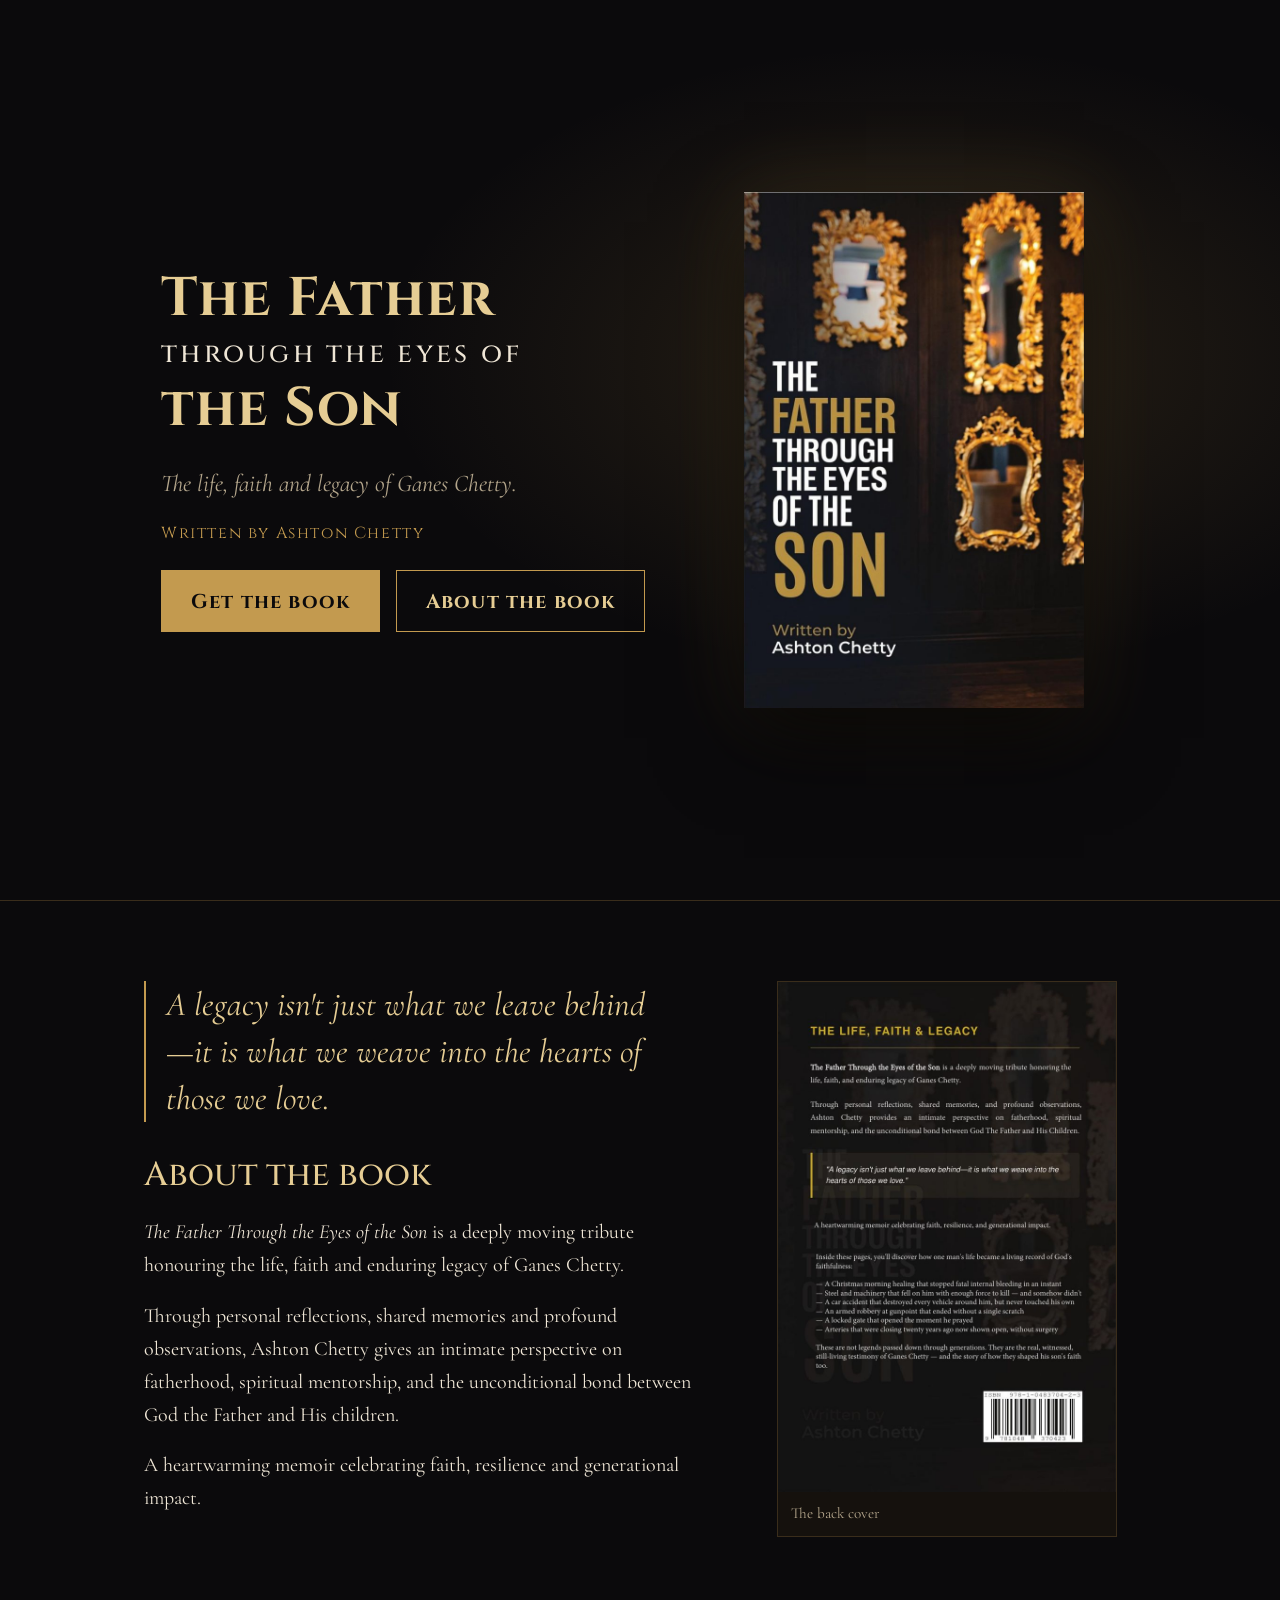
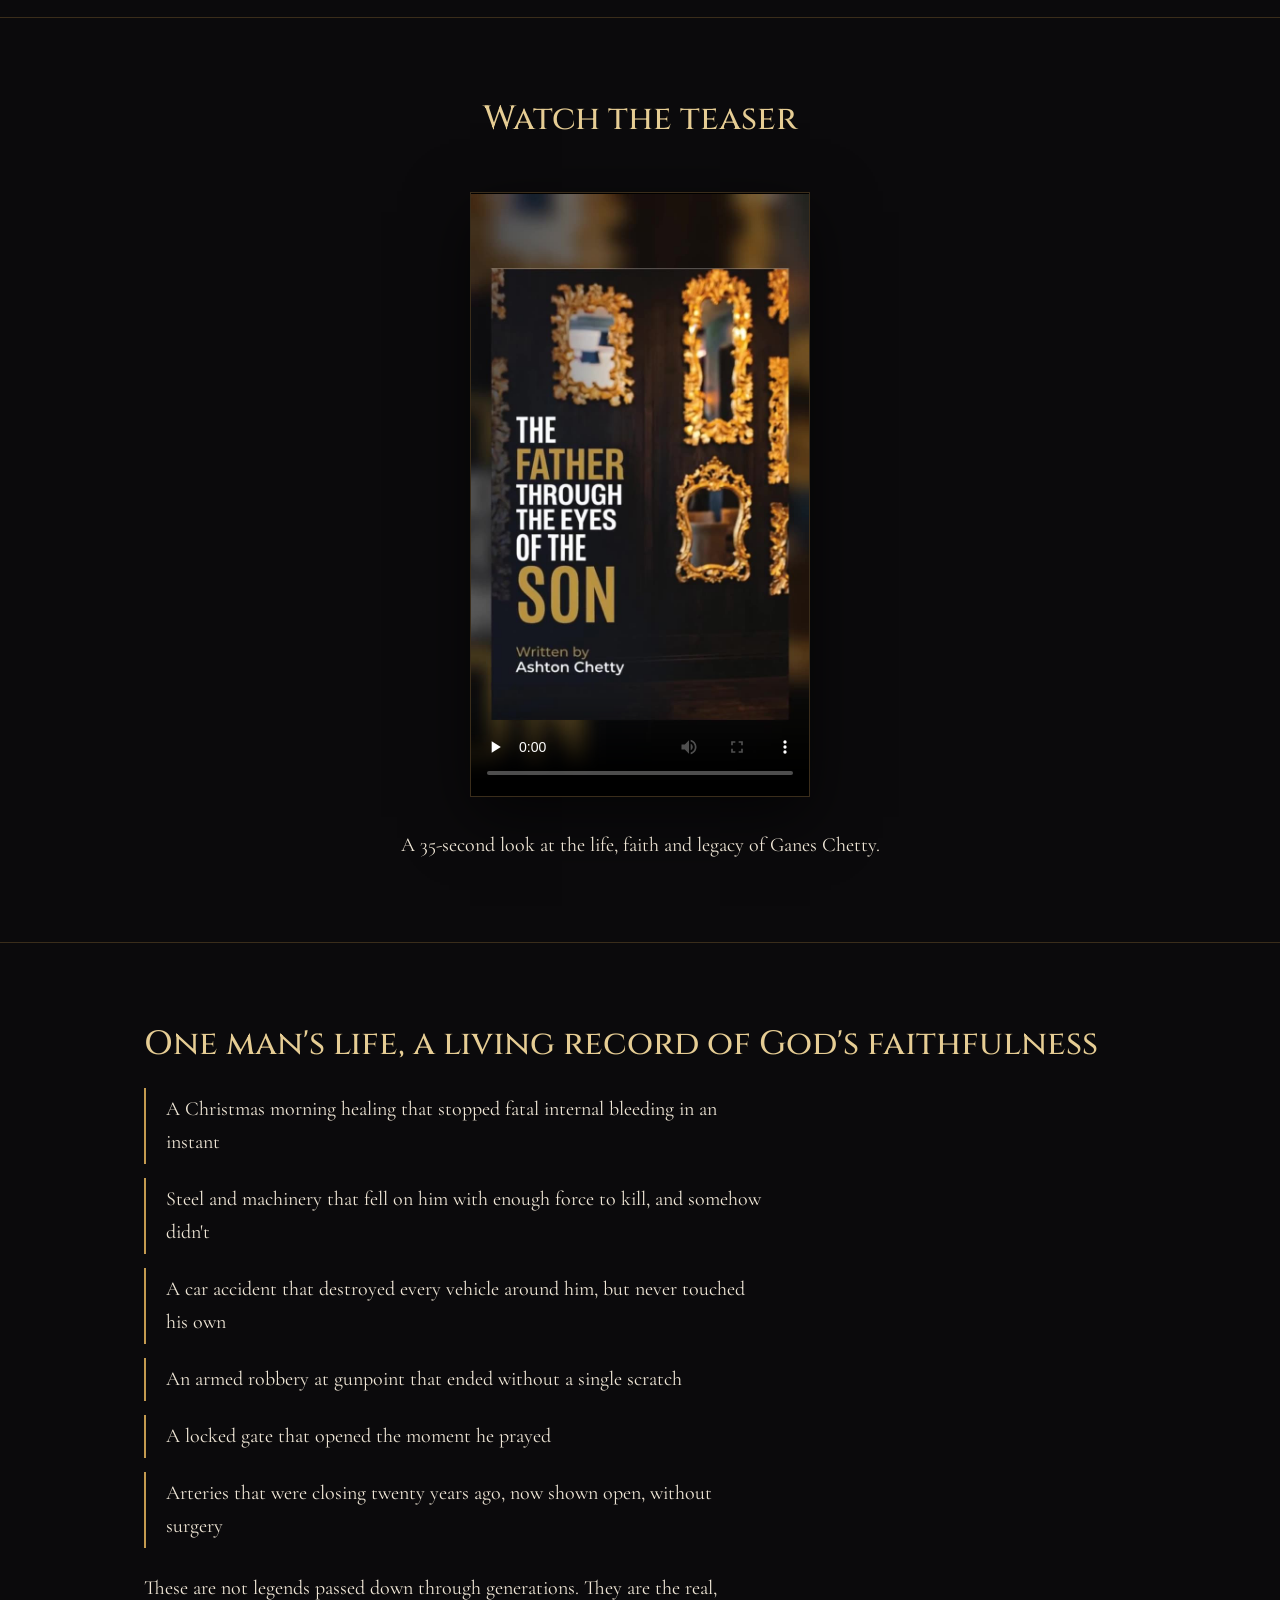
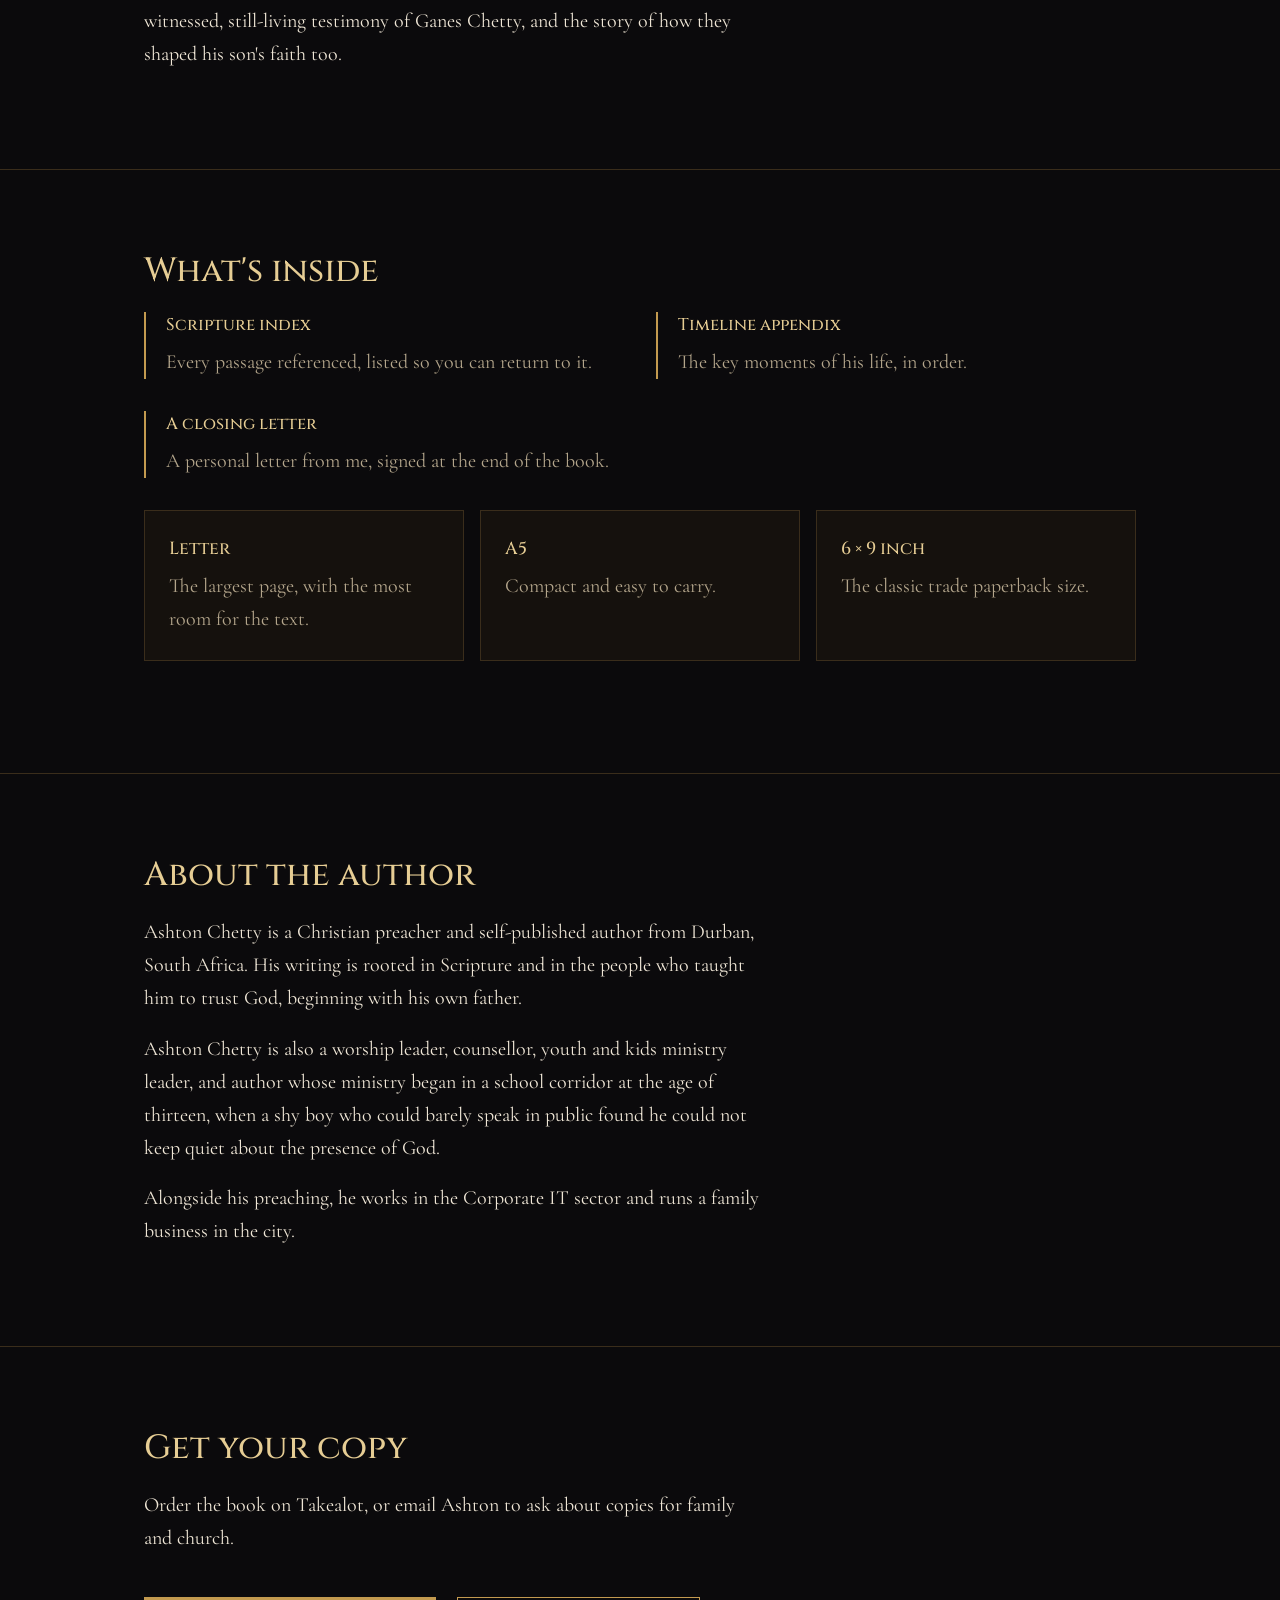
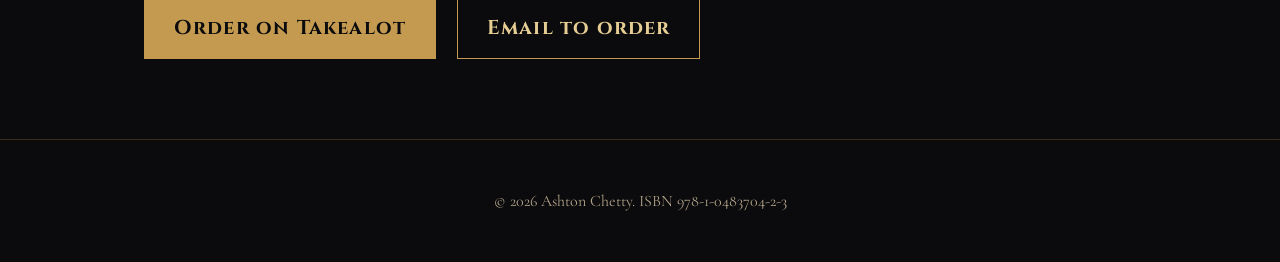
<file: index.html>
<!DOCTYPE html>
<html lang="en">
<head>
<meta charset="utf-8">
<meta name="viewport" content="width=device-width, initial-scale=1, viewport-fit=cover">

<title>The Father Through the Eyes of the Son | Memoir by Ashton Chetty</title>

<meta name="description" content="A heartwarming memoir by Ashton Chetty honouring the life, faith and legacy of Ganes Chetty, and the bond between God the Father and His children.">

<meta name="author" content="Ashton Chetty">
<meta name="robots" content="index, follow, max-image-preview:large">
<meta name="theme-color" content="#0b0a0c">

<link rel="canonical" href="https://ashtonchetty22.github.io/the-father-through-the-eyes-of-the-son02/">

<link rel="icon" href="[data-uri]" type="image/svg+xml">

<meta property="og:type" content="book">
<meta property="og:title" content="The Father Through the Eyes of the Son | Memoir by Ashton Chetty">
<meta property="og:description" content="A heartwarming memoir by Ashton Chetty honouring the life, faith and legacy of Ganes Chetty, and the bond between God the Father and His children.">
<meta property="og:url" content="https://ashtonchetty22.github.io/the-father-through-the-eyes-of-the-son02/">
<meta property="og:image" content="https://ashtonchetty22.github.io/the-father-through-the-eyes-of-the-son02/images/og-image.jpg">
<meta property="og:image:width" content="1200">
<meta property="og:image:height" content="630">
<meta property="og:image:alt" content="Cover of The Father Through the Eyes of the Son by Ashton Chetty">
<meta property="og:locale" content="en_ZA">
<meta property="book:author" content="Ashton Chetty">
<meta property="book:isbn" content="9781048370423">

<meta name="twitter:card" content="summary_large_image">
<meta name="twitter:title" content="The Father Through the Eyes of the Son | Memoir by Ashton Chetty">
<meta name="twitter:description" content="A heartwarming memoir by Ashton Chetty honouring the life, faith and legacy of Ganes Chetty, and the bond between God the Father and His children.">
<meta name="twitter:image" content="https://ashtonchetty22.github.io/the-father-through-the-eyes-of-the-son02/images/og-image.jpg">

<script type="application/ld+json">
{
  "@context": "https://schema.org",
  "@type": "Book",
  "name": "The Father Through the Eyes of the Son",
  "author": {
    "@type": "Person",
    "name": "Ashton Chetty"
  },
  "isbn": "9781048370423",
  "inLanguage": "en",
  "bookFormat": "https://schema.org/Paperback",
  "description": "A heartwarming memoir by Ashton Chetty honouring the life, faith and legacy of Ganes Chetty, and the bond between God the Father and His children.",
  "image": "https://ashtonchetty22.github.io/the-father-through-the-eyes-of-the-son02/images/og-image.jpg",
  "url": "https://ashtonchetty22.github.io/the-father-through-the-eyes-of-the-son02/"
}
</script>

<link rel="preconnect" href="https://fonts.googleapis.com">
<link rel="preconnect" href="https://fonts.gstatic.com" crossorigin>

<link href="https://fonts.googleapis.com/css2?family=Cinzel:wght@500;700&family=Cormorant+Garamond:ital,wght@0,400;0,500;1,400&display=swap" rel="stylesheet">

<link rel="stylesheet" href="style.css">
</head>
<body>

<main>
<header class="hero">
  <div class="wrap">
    <div>
      <h1>The Father <span>through the eyes of</span> the Son</h1>
      <p class="sub">The life, faith and legacy of Ganes Chetty.</p>
      <div class="by">Written by Ashton Chetty</div>
      <a class="btn" href="#get">Get the book</a><a class="btn alt" href="#about">About the book</a>
    </div>
    <img class="front" fetchpriority="high" src="images/front-cover.jpg" width="720" height="1092" alt="Front cover of The Father Through the Eyes of the Son by Ashton Chetty, with gold ornate mirrors on a dark wall">
  </div>
</header>

<section id="about">
  <div class="wrap about">
    <div>
      <p class="quote">A legacy isn't just what we leave behind—it is what we weave into the hearts of those we love.</p>
      <h2>About the book</h2>
      <p><em>The Father Through the Eyes of the Son</em> is a deeply moving tribute honouring the life, faith and enduring legacy of Ganes Chetty.</p>
      <p>Through personal reflections, shared memories and profound observations, Ashton Chetty gives an intimate perspective on fatherhood, spiritual mentorship, and the unconditional bond between God the Father and His children.</p>
      <p>A heartwarming memoir celebrating faith, resilience and generational impact.</p>
    </div>
    <figure class="back" style="margin:0">
      <img src="images/back-cover.jpg" width="720" height="1086" alt="Back cover of the book, with the book description and ISBN" loading="lazy">
      <figcaption>The back cover</figcaption>
    </figure>
  </div>
</section>

<section id="watch">
  <div class="wrap watch">
    <h2>Watch the teaser</h2>
    <video id="teaser" controls playsinline preload="none" poster="images/teaser-poster.jpg" aria-label="Book teaser video, 35 seconds, with captions on screen"><source src="video/teaser.mp4" type="video/mp4"></video>
    <p>A 35-second look at the life, faith and legacy of Ganes Chetty.</p>
  </div>
</section>

<section id="testimony">
  <div class="wrap">
    <h2>One man's life, a living record of God's faithfulness</h2>
    <ul class="wit">
      <li>A Christmas morning healing that stopped fatal internal bleeding in an instant</li>
      <li>Steel and machinery that fell on him with enough force to kill, and somehow didn't</li>
      <li>A car accident that destroyed every vehicle around him, but never touched his own</li>
      <li>An armed robbery at gunpoint that ended without a single scratch</li>
      <li>A locked gate that opened the moment he prayed</li>
      <li>Arteries that were closing twenty years ago, now shown open, without surgery</li>
    </ul>
    <p>These are not legends passed down through generations. They are the real, witnessed, still-living testimony of Ganes Chetty, and the story of how they shaped his son's faith too.</p>
  </div>
</section>

<section id="inside">
  <div class="wrap">
    <h2>What's inside</h2>
    <div class="cols">
      <div class="item"><h3>Scripture index</h3><p>Every passage referenced, listed so you can return to it.</p></div>
      <div class="item"><h3>Timeline appendix</h3><p>The key moments of his life, in order.</p></div>
      <div class="item"><h3>A closing letter</h3><p>A personal letter from me, signed at the end of the book.</p></div>
    </div>
    <div class="editions">
      <div class="ed"><h3>Letter</h3><p>The largest page, with the most room for the text.</p></div>
      <div class="ed"><h3>A5</h3><p>Compact and easy to carry.</p></div>
      <div class="ed"><h3>6 × 9 inch</h3><p>The classic trade paperback size.</p></div>
    </div>
  </div>
</section>

<section id="author">
  <div class="wrap">
    <h2>About the author</h2>
    <p>Ashton Chetty is a Christian preacher and self-published author from Durban, South Africa. His writing is rooted in Scripture and in the people who taught him to trust God, beginning with his own father.</p>
    <p>Ashton Chetty is also a worship leader, counsellor, youth and kids ministry leader, and author whose ministry began in a school corridor at the age of thirteen, when a shy boy who could barely speak in public found he could not keep quiet about the presence of God.</p>
    <p>Alongside his preaching, he works in the Corporate IT sector and runs a family business in the city.</p>
  </div>
</section>

<section id="get">
  <div class="wrap">
    <h2>Get your copy</h2>
    <p>Order the book on Takealot, or email Ashton to ask about copies for family and church.</p>

    <a class="btn"
       href="https://www.takealot.com/the-father-through-the-eyes-of-the-son/PLID104373940"
       target="_blank"
       rel="noopener">
       Order on Takealot
    </a>

    <a class="btn alt"
       href="mailto:ashtonchetty2@gmail.com?subject=Order%3A%20The%20Father%20Through%20the%20Eyes%20of%20the%20Son">
       Email to order
    </a>
  </div>
</section>

</main>
<footer>
  <div class="wrap">© 2026 Ashton Chetty. ISBN 978-1-0483704-2-3</div>
</footer>

</body>
</html>
</file>
<file: style.css>
:root{
  color-scheme:dark;
  --ink:#0b0a0c; --panel:#15110d; --line:#3a2d1b;
  --gold:#c39a4f; --gold-soft:#e6cd94; --text:#efe6d6; --muted:#b3a58b;
  --display:'Cinzel',Georgia,'Times New Roman',serif;
  --body:'Cormorant Garamond',Georgia,'Times New Roman',serif;
  box-sizing:border-box;
  padding-top:env(safe-area-inset-top,0px);
  padding-bottom:env(safe-area-inset-bottom,0px);
}
*,*::before,*::after{box-sizing:inherit}
html{scroll-padding-top:env(safe-area-inset-top,0px);scroll-behavior:smooth}
body{margin:0;background:var(--ink);color:var(--text);font:400 1.25rem/1.65 var(--body)}
a{color:var(--gold-soft)}
:focus-visible{outline:2px solid var(--gold);outline-offset:3px}
.wrap{max-width:1040px;margin:0 auto;padding:0 1.5rem}
h1,h2,h3{font-family:var(--display);font-weight:500;color:var(--gold-soft);margin:0}
h2{font-size:clamp(1.5rem,4vw,2.1rem);line-height:1.25;margin-bottom:1.25rem}
p{margin:0 0 1.1rem;max-width:62ch}
img{max-width:100%;height:auto;display:block}

.hero{min-height:100svh;display:grid;align-items:center;padding:4rem 0;
  background:radial-gradient(60% 50% at 72% 40%,rgba(195,154,79,.16),transparent 70%)}
.hero .wrap{display:grid;gap:3rem;align-items:center}
@media(min-width:860px){.hero .wrap{grid-template-columns:1.1fr .9fr}}
.hero h1{font-size:clamp(1.9rem,5.4vw,3.4rem);line-height:1.15;font-weight:700;letter-spacing:.02em}
.hero h1 span{display:block;font-weight:500;color:var(--text);font-size:.5em;letter-spacing:.12em;margin:.5rem 0}
.sub{font-style:italic;font-size:1.5rem;color:var(--muted);margin:1.5rem 0 1rem}
.by{font-family:var(--display);color:var(--gold);letter-spacing:.1em;font-size:1rem}
.btn{display:inline-block;padding:.85rem 1.8rem;background:var(--gold);color:var(--ink);font-family:var(--display);font-weight:700;letter-spacing:.06em;text-decoration:none;border:1px solid var(--gold);margin:1.5rem 1rem 0 0}
.btn.alt{background:transparent;color:var(--gold-soft)}
.btn:hover{background:var(--gold-soft);color:var(--ink)}
.front{justify-self:center;width:min(340px,78vw);box-shadow:0 30px 80px rgba(0,0,0,.75),0 0 80px rgba(195,154,79,.2);animation:rise 1.4s ease-out both}
@keyframes rise{from{opacity:0;transform:translateY(24px)}to{opacity:1;transform:none}}
@media(prefers-reduced-motion:reduce){.front{animation:none}html{scroll-behavior:auto}}

section{padding:5rem 0;border-top:1px solid var(--line)}
.about{display:grid;gap:3rem;align-items:start}
@media(min-width:860px){.about{grid-template-columns:1.2fr .8fr}}
.quote{font-style:italic;font-size:clamp(1.5rem,3.4vw,2.1rem);line-height:1.4;color:var(--gold-soft);border-left:2px solid var(--gold);padding-left:1.25rem;margin:0 0 2rem;max-width:34ch}
.back{width:min(340px,78vw);justify-self:center;border:1px solid var(--line)}
.back figcaption{font-size:.95rem;color:var(--muted);padding:.6rem .8rem;background:var(--panel)}
.wit{list-style:none;padding:0;margin:1.5rem 0}
.wit li{border-left:2px solid var(--gold);padding:.3rem 0 .3rem 1.25rem;margin-bottom:.9rem;max-width:62ch}
.cols{display:grid;gap:2rem}
@media(min-width:760px){.cols{grid-template-columns:repeat(2,1fr)}}
.item{border-left:2px solid var(--gold);padding-left:1.25rem}
.item h3{font-size:1.05rem;margin-bottom:.4rem}
.item p{color:var(--muted);margin:0}
.editions{display:grid;gap:1rem;margin:2rem 0}
@media(min-width:760px){.editions{grid-template-columns:repeat(3,1fr)}}
.ed{background:var(--panel);border:1px solid var(--line);padding:1.5rem}
.ed h3{font-size:1.1rem}
.ed p{color:var(--muted);margin:.4rem 0 0}
.watch{display:grid;gap:2rem;justify-items:center;text-align:center}
.watch p{margin:0 auto}
.watch video{width:min(340px,80vw);aspect-ratio:9/16;background:#000;border:1px solid var(--line);box-shadow:0 20px 60px rgba(0,0,0,.6)}
footer{padding:3rem 0;border-top:1px solid var(--line);color:var(--muted);text-align:center;font-size:1rem}
</file>
